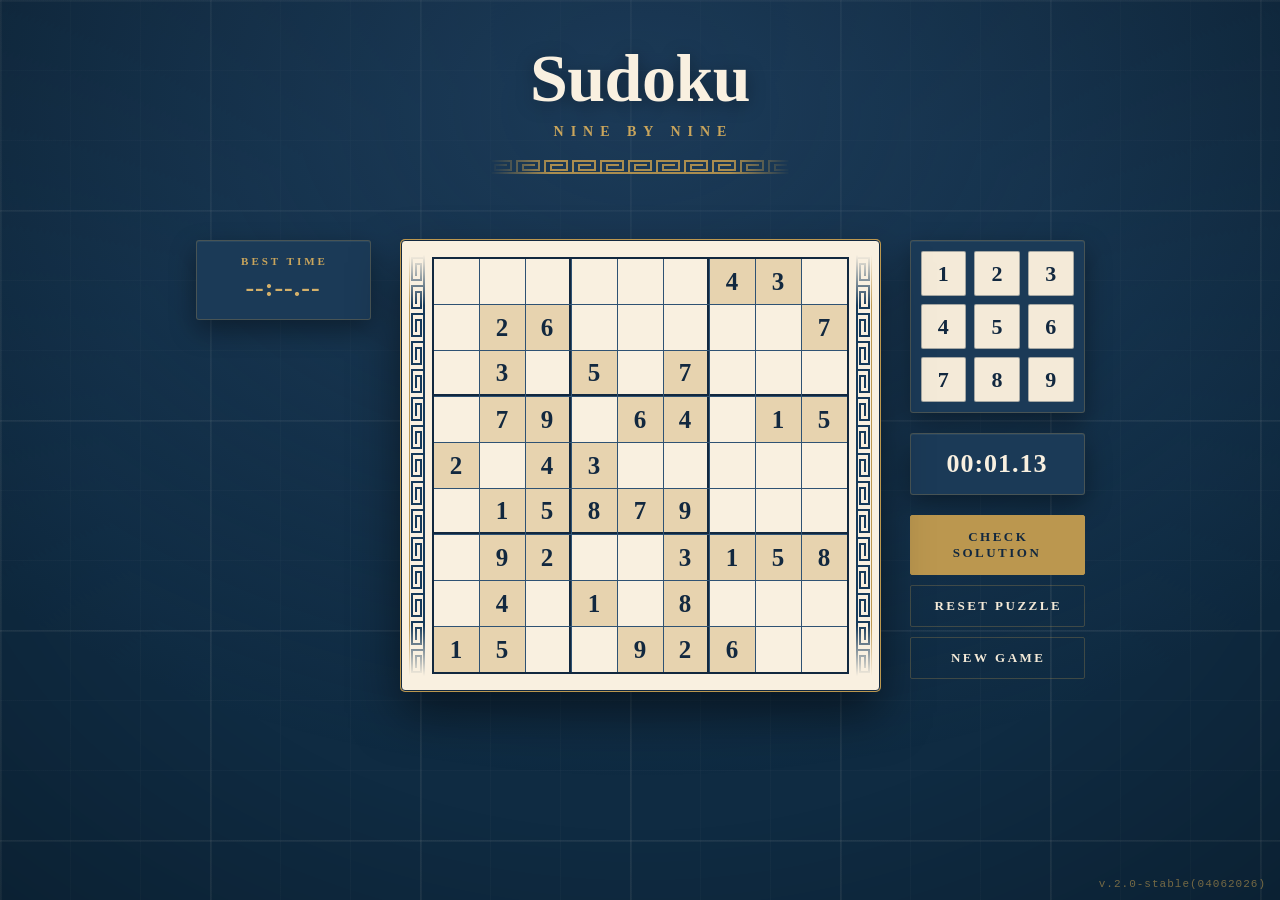
<file: index.html>
<!DOCTYPE html>
<html lang="en">
<head>
    <meta charset="UTF-8">
    <meta name="viewport" content="width=device-width, initial-scale=1.0">
    <title>Simple Sudoku — A clean, classic number puzzle</title>
    <meta name="description" content="Play Sudoku free in your browser. Pencil notes, crosshair highlighting, a centisecond timer and best-time tracking — no install, no account, no ads.">
    <link rel="canonical" href="https://reynikg.github.io/simple-sudoku/">

    <!-- Icons -->
    <link rel="icon" href="images/favicon.ico" sizes="any">
    <link rel="icon" type="image/png" sizes="32x32" href="images/favicon-32x32.png">
    <link rel="icon" type="image/png" sizes="16x16" href="images/favicon-16x16.png">
    <link rel="apple-touch-icon" sizes="180x180" href="images/apple-touch-icon.png">
    <link rel="manifest" href="images/site.webmanifest">
    <meta name="theme-color" content="#12283f">
    <meta name="apple-mobile-web-app-title" content="Sudoku">

    <!-- Open Graph -->
    <meta property="og:type" content="website">
    <meta property="og:site_name" content="Simple Sudoku">
    <meta property="og:url" content="https://reynikg.github.io/simple-sudoku/">
    <meta property="og:title" content="Simple Sudoku — A clean, classic number puzzle">
    <meta property="og:description" content="Play Sudoku free in your browser. Pencil notes, crosshair highlighting, a centisecond timer and best-time tracking — no install, no account, no ads.">
    <meta property="og:image" content="https://reynikg.github.io/simple-sudoku/images/og-image.png">
    <meta property="og:image:type" content="image/png">
    <meta property="og:image:width" content="1200">
    <meta property="og:image:height" content="630">
    <meta property="og:image:alt" content="Simple Sudoku app icon beside the title &quot;Simple Sudoku&quot; and the tagline &quot;A clean, classic number puzzle&quot;.">
    <meta property="og:locale" content="en_US">

    <!-- Twitter -->
    <meta name="twitter:card" content="summary_large_image">
    <meta name="twitter:title" content="Simple Sudoku — A clean, classic number puzzle">
    <meta name="twitter:description" content="Play Sudoku free in your browser. Pencil notes, crosshair highlighting, a centisecond timer and best-time tracking — no install, no account, no ads.">
    <meta name="twitter:image" content="https://reynikg.github.io/simple-sudoku/images/og-image.png">
    <meta name="twitter:image:alt" content="Simple Sudoku app icon beside the title &quot;Simple Sudoku&quot; and the tagline &quot;A clean, classic number puzzle&quot;.">

    <link rel="stylesheet" href="styles.css">
</head>
<body>

    <header class="masthead">
        <h1>Sudoku</h1>
        <p class="kicker">Nine by Nine</p>
        <div class="meander" aria-hidden="true"></div>
    </header>

    <div id="message" role="status" aria-live="polite"></div>

    <div class="game-layout">
        <div class="left-column">
            <div class="best-time-panel">
                <div class="best-time-label">Best Time</div>
                <div id="best-time" class="best-time-display">--:--.--</div>
            </div>
        </div>

        <div class="board-frame">
            <div id="sudoku-board" class="board"></div>
        </div>

        <div class="right-column">
            <div id="number-tracker" class="tracker"></div>
            <div id="timer" class="timer-display">00:00.00</div>

            <div class="controls">
                <button onclick="checkBoard()">Check Solution</button>
                <button class="secondary" onclick="resetBoard()">Reset Puzzle</button>
                <button class="secondary" onclick="startNewGame()">New Game</button>
            </div>
        </div>
    </div>

    <div class="version-badge">v.2.0-stable(04062026)</div>

    <script src="game.js" defer></script>
</body>
</html>
</file>
<file: styles.css>
/* ==========================================================================
   Simple Sudoku — styles.css
   Visual language taken from the app icon / social card:
   cream letterpress paper, deep navy ink, khaki grid, gold rules,
   Didone serif type and a Greek-key meander border.
   ========================================================================== */

:root {
    /* Palette — sampled from images/android-chrome-512x512.png */
    --navy-deep:  #0f2b42;   /* page field                    */
    --navy:       #12283f;   /* ink / borders                 */
    --navy-soft:  #1b3a57;   /* raised plates                 */
    --navy-line:  #2f5273;   /* hairline grid                 */
    --ink:        #143551;   /* numerals                      */

    --cream:      #f9f0e0;   /* paper                         */
    --cream-dim:  #f4ead8;
    --tan:        #e7d3af;   /* given / clue cells            */
    --tan-deep:   #dcc69a;

    --gold:       #bb974f;
    --gold-light: #c9a55c;
    --gold-faint: rgba(187, 151, 79, 0.28);

    --sepia:      #665a3e;   /* pencil notes — 6.0:1 on cream */
    --oxblood:    #8c2f2f;   /* duplicates                    */
    --rose:       #e7c9c0;
    --verdigris:  #3d6b52;   /* solved                        */

    /* Type */
    --serif: "Bodoni 72", "Didot", "Playfair Display", "Hoefler Text",
             "Baskerville", Garamond, Georgia, "Times New Roman", serif;
    --mono: "Courier New", Courier, monospace;

    --cell: 45px;
}

* { box-sizing: border-box; }

html {
    background-color: var(--navy-deep);
}

body {
    font-family: var(--serif);
    display: flex;
    flex-direction: column;
    align-items: center;
    margin: 0;
    padding: 44px 20px 60px;
    color: var(--cream);
    -webkit-font-smoothing: antialiased;
}

/* Faint 9x9 rule work behind everything, as on the social card. */
body::before {
    content: "";
    position: fixed;
    inset: 0;
    z-index: 0;
    pointer-events: none;
    background-image:
        linear-gradient(to right,  rgba(249, 240, 224, 0.055) 2px, transparent 2px),
        linear-gradient(to bottom, rgba(249, 240, 224, 0.055) 2px, transparent 2px),
        linear-gradient(to right,  rgba(249, 240, 224, 0.022) 1px, transparent 1px),
        linear-gradient(to bottom, rgba(249, 240, 224, 0.022) 1px, transparent 1px);
    background-size: 210px 210px, 210px 210px, 70px 70px, 70px 70px;
}

/* Lamp-light and vignette. */
body::after {
    content: "";
    position: fixed;
    inset: 0;
    z-index: 0;
    pointer-events: none;
    background:
        radial-gradient(120% 120% at 50% 12%, rgba(38, 70, 104, 0.55) 0%, rgba(15, 43, 66, 0) 62%),
        radial-gradient(100% 100% at 50% 50%, rgba(0, 0, 0, 0) 42%, rgba(0, 0, 0, 0.45) 100%);
}

.masthead,
.game-layout,
#message,
.version-badge {
    position: relative;
    z-index: 1;
}

/* --------------------------------------------------------------------------
   Masthead
   -------------------------------------------------------------------------- */

.masthead {
    text-align: center;
    margin-bottom: 18px;
}

h1 {
    font-family: var(--serif);
    font-weight: 700;
    font-size: 68px;
    line-height: 1;
    letter-spacing: -0.5px;
    color: var(--cream);
    margin: 0;
    text-shadow: 0 3px 18px rgba(0, 0, 0, 0.35);
}

.kicker {
    margin: 12px 0 0;
    font-size: 14px;
    font-weight: 600;
    letter-spacing: 7px;
    text-indent: 7px;
    text-transform: uppercase;
    color: var(--gold-light);
}

/* Greek-key meander over a parallel hairline — the icon's border, unrolled. */
.meander {
    height: 16px;
    width: 300px;
    margin: 18px auto 0;
    opacity: 0.9;
    background-image:
        url("data:image/svg+xml,%3Csvg xmlns='http://www.w3.org/2000/svg' width='28' height='16' viewBox='0 0 28 16'%3E%3Cg fill='none' stroke='%23bb974f' stroke-width='2'%3E%3Cpath d='M0 15h28'/%3E%3Cpath d='M3 15V3h22v9H9V7h12'/%3E%3C/g%3E%3C/svg%3E"),
        linear-gradient(to bottom, var(--gold) 0 1px, transparent 1px);
    background-repeat: repeat-x, repeat-x;
    background-position: center top, center bottom;
    background-size: 28px 16px, 100% 1px;
    -webkit-mask-image: linear-gradient(to right, transparent, #000 20%, #000 80%, transparent);
    mask-image: linear-gradient(to right, transparent, #000 20%, #000 80%, transparent);
}

#message {
    height: 24px;
    margin: 4px 0 20px;
    font-size: 17px;
    letter-spacing: 0.3px;
    color: #e0a196;
}

#message.success {
    color: var(--gold-light);
}

/* --------------------------------------------------------------------------
   Layout
   -------------------------------------------------------------------------- */

.game-layout {
    display: flex;
    gap: 30px;
    align-items: flex-start;
    justify-content: center;
}

.left-column,
.right-column {
    display: flex;
    flex-direction: column;
    gap: 20px;
    width: 175px;
}

/* Shared plate treatment for the side panels. */
.best-time-panel,
.tracker,
.timer-display {
    background-color: var(--navy-soft);
    border: 1px solid var(--gold-faint);
    border-radius: 3px;
    box-shadow:
        inset 0 1px 0 rgba(249, 240, 224, 0.06),
        0 10px 26px rgba(0, 0, 0, 0.38);
}

.best-time-panel {
    padding: 14px 10px 16px;
    text-align: center;
}

.best-time-label {
    font-size: 11px;
    color: var(--gold-light);
    text-transform: uppercase;
    letter-spacing: 3px;
    text-indent: 3px;
    margin-bottom: 6px;
    font-weight: 600;
}

.best-time-display {
    font-size: 26px;
    font-weight: 700;
    font-family: var(--serif);
    font-variant-numeric: tabular-nums lining-nums;
    letter-spacing: 1px;
    color: #d4b06a;
}

/* --------------------------------------------------------------------------
   Board
   -------------------------------------------------------------------------- */

/* Cream sheet with a navy meander running down each edge, as on the icon. */
.board-frame {
    position: relative;
    padding: 16px 30px;
    background-color: var(--cream);
    border: 1px solid var(--navy);
    border-radius: 4px;
    box-shadow:
        0 0 0 1px var(--gold),
        0 22px 48px rgba(0, 0, 0, 0.5);
}

.board-frame::before,
.board-frame::after {
    content: "";
    position: absolute;
    top: 14px;
    bottom: 14px;
    width: 16px;
    background-image:
        url("data:image/svg+xml,%3Csvg xmlns='http://www.w3.org/2000/svg' width='16' height='28' viewBox='0 0 16 28'%3E%3Cg fill='none' stroke='%23163a5a' stroke-width='2'%3E%3Cpath d='M15 0v28'/%3E%3Cpath d='M15 3H3v22h9V9H7v12'/%3E%3C/g%3E%3C/svg%3E"),
        linear-gradient(to right, var(--gold) 0 1px, transparent 1px);
    background-repeat: repeat-y, repeat-y;
    background-size: 16px 28px, 1px 100%;
    -webkit-mask-image: linear-gradient(to bottom, transparent, #000 12%, #000 88%, transparent);
    mask-image: linear-gradient(to bottom, transparent, #000 12%, #000 88%, transparent);
}

.board-frame::before {
    left: 7px;
    background-position: left top, left top;
}

.board-frame::after {
    right: 7px;
    transform: scaleX(-1);
    background-position: left top, left top;
}

.board {
    display: grid;
    grid-template-columns: repeat(9, var(--cell));
    grid-template-rows: repeat(9, var(--cell));
    gap: 1px;
    background-color: var(--navy-line);
    border: 2px solid var(--navy);
    user-select: none;
}

.cell {
    position: relative;
    width: 100%;
    height: 100%;
    background-color: var(--cream);
    color: var(--ink);
    cursor: pointer;
    outline: none;
    transition: background-color 0.12s ease;
}

.cell .value {
    width: 100%;
    height: 100%;
    display: flex;
    align-items: center;
    justify-content: center;
    font-family: var(--serif);
    font-size: 25px;
    line-height: 1;
}

.cell .notes {
    position: absolute;
    top: 2px;
    left: 2px;
    right: 2px;
    bottom: 2px;
    display: grid;
    grid-template-columns: repeat(3, 1fr);
    grid-template-rows: repeat(3, 1fr);
    pointer-events: none;
}

.cell .notes span {
    display: flex;
    align-items: center;
    justify-content: center;
    font-family: var(--mono);
    font-size: 10px;
    color: var(--sepia);
    line-height: 1;
}

.cell[data-col="2"], .cell[data-col="5"] {
    border-right: 2px solid var(--navy);
}

.cell[data-row="2"], .cell[data-row="5"] {
    border-bottom: 2px solid var(--navy);
}

/* Given clues sit on khaki, as in the icon. */
.cell.read-only {
    background-color: var(--tan);
    color: var(--navy);
    font-weight: 700;
    cursor: default;
}

.cell.error {
    color: var(--oxblood);
    background-color: var(--rose);
}

/* Crosshair for the active row and column — a cool wash, so it never
   reads as a khaki clue cell. */
.cell.highlight {
    background-color: #e9e2d3;
}

.cell.read-only.highlight {
    background-color: #d6c7a5;
}

/* Every other copy of the active number — ringed in gold rather than
   filled, so it stays distinct from the clue cells underneath it. */
.cell.match-highlight {
    background-color: #f3e5c3;
    box-shadow: inset 0 0 0 2px var(--gold);
}

.cell.read-only.match-highlight {
    background-color: #e0c893;
    box-shadow: inset 0 0 0 2px var(--gold);
}

/* The active cell outranks everything else. */
.cell.focused,
.cell.read-only.focused,
.cell.match-highlight.focused {
    background-color: var(--gold-light) !important;
    color: var(--navy);
    box-shadow: inset 0 0 0 2px var(--navy);
}

/* --------------------------------------------------------------------------
   Number tracker
   -------------------------------------------------------------------------- */

.tracker {
    display: grid;
    grid-template-columns: repeat(3, 1fr);
    gap: 8px;
    padding: 10px;
    transition: background-color 0.2s ease, border-color 0.2s ease;
}

.tracker-num {
    display: flex;
    justify-content: center;
    align-items: center;
    height: 45px;
    font-family: var(--serif);
    font-size: 22px;
    font-weight: 700;
    color: var(--navy);
    background-color: var(--cream-dim);
    border: 1px solid rgba(18, 40, 63, 0.35);
    border-radius: 2px;
    transition: all 0.2s ease;
}

.tracker-num.completed {
    background-color: rgba(249, 240, 224, 0.06) !important;
    border-color: rgba(249, 240, 224, 0.18) !important;
    color: rgba(249, 240, 224, 0.45) !important;
    opacity: 1;
}

/* Pencil-notes mode: the plate turns to sepia and the tiles go dashed. */
.tracker.notes-mode {
    background-color: #3a3222;
    border-color: var(--gold);
}

.tracker.notes-mode .tracker-num {
    background-color: var(--tan);
    color: #4a3f22;
    border: 1px dashed rgba(74, 63, 34, 0.75);
}

/* --------------------------------------------------------------------------
   Timer
   -------------------------------------------------------------------------- */

.timer-display {
    padding: 15px 10px;
    text-align: center;
    font-size: 26px;
    font-weight: 700;
    font-family: var(--serif);
    font-variant-numeric: tabular-nums lining-nums;
    letter-spacing: 1px;
    color: var(--cream);
}

.timer-display.stopped {
    color: #a9cbb6;
    border-color: rgba(169, 203, 182, 0.5);
    background-color: #1d3830;
}

/* --------------------------------------------------------------------------
   Controls
   -------------------------------------------------------------------------- */

.controls {
    display: flex;
    flex-direction: column;
    gap: 10px;
}

button {
    padding: 13px 12px;
    font-family: var(--serif);
    font-size: 13px;
    font-weight: 700;
    text-transform: uppercase;
    letter-spacing: 2.5px;
    text-indent: 2.5px;
    cursor: pointer;
    background-color: var(--gold);
    color: var(--navy);
    border: 1px solid var(--gold);
    border-radius: 2px;
    width: 100%;
    transition: background-color 0.2s ease, color 0.2s ease, border-color 0.2s ease;
}

button:hover {
    background-color: var(--gold-light);
    border-color: var(--gold-light);
}

button:focus-visible {
    outline: 2px solid var(--cream);
    outline-offset: 2px;
}

button.secondary {
    background-color: transparent;
    color: var(--cream-dim);
    border: 1px solid var(--gold-faint);
    padding: 12px 12px;
}

button.secondary:hover {
    background-color: rgba(187, 151, 79, 0.16);
    border-color: var(--gold);
    color: var(--cream);
}

/* Version Badge — lower right corner */
.version-badge {
    position: fixed;
    bottom: 10px;
    right: 14px;
    font-family: var(--mono);
    font-size: 11px;
    letter-spacing: 1px;
    color: rgba(187, 151, 79, 0.6);
    user-select: none;
    pointer-events: none;
}

@media (max-width: 850px) {
    body {
        padding: 32px 16px 56px;
    }

    h1 {
        font-size: 50px;
    }

    .game-layout {
        flex-direction: column;
        align-items: center;
        width: 100%;
    }

    .left-column, .right-column {
        width: 100%;
        max-width: 415px;
        flex-direction: row;
        flex-wrap: wrap;
        justify-content: space-between;
    }

    .best-time-panel, .timer-display {
        flex-grow: 1;
    }

    .tracker {
        grid-template-columns: repeat(9, 1fr);
        padding: 10px;
        width: 100%;
    }

    .tracker-num {
        height: 35px;
        font-size: 17px;
    }

    .controls {
        flex-direction: row;
        width: 100%;
    }
}

@media (max-width: 460px) {
    /* Shrink the cells to whatever the viewport can actually hold:
       body padding (32) + frame padding (44) + borders (6) + gaps (8). */
    :root { --cell: min(38px, calc((100vw - 90px) / 9)); }

    .board-frame { padding: 12px 22px; }

    .board-frame::before { left: 4px; }
    .board-frame::after  { right: 4px; }

    .cell .value { font-size: 21px; }

    h1 { font-size: 42px; }

    .kicker { letter-spacing: 5px; text-indent: 5px; }
}
</file>
